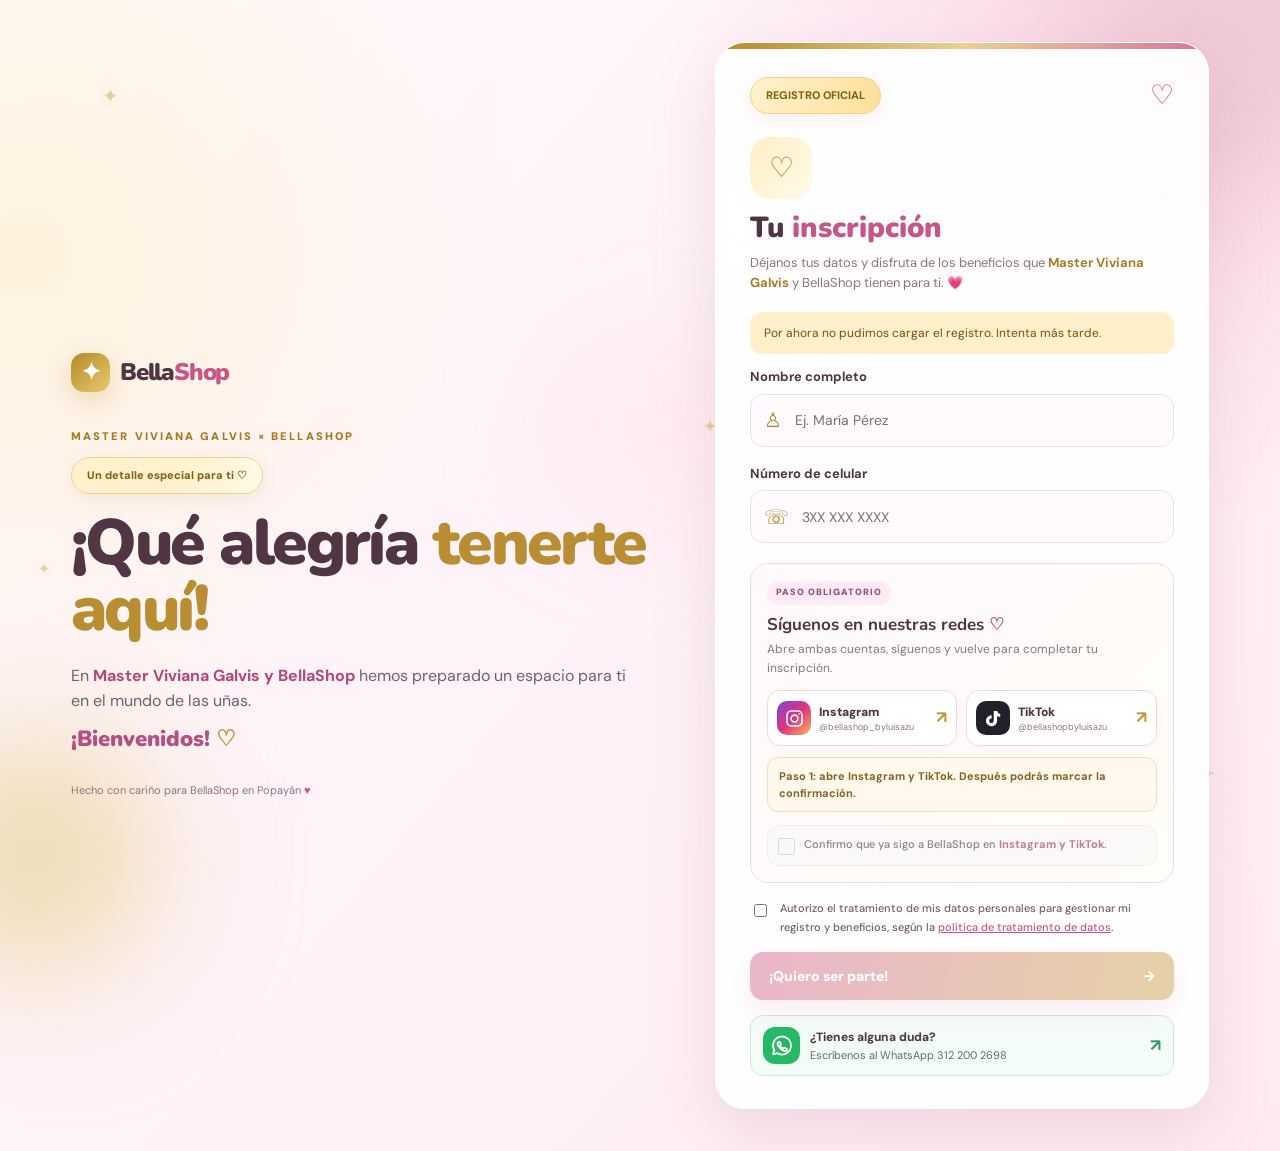
<file: index.html>
<!doctype html>
<html lang="es">
<head>
  <meta charset="utf-8">
  <meta name="viewport" content="width=device-width,initial-scale=1">
  <meta name="theme-color" content="#f8dce7">
  <meta name="description" content="Registro de beneficios para estudiantes de Master Viviana Galvis × BellaShop.">
  <title>Master Viviana Galvis × BellaShop</title>
  <link rel="preconnect" href="https://fonts.googleapis.com">
  <link rel="preconnect" href="https://fonts.gstatic.com" crossorigin>
  <link href="https://fonts.googleapis.com/css2?family=DM+Sans:wght@400;500;600;700&family=Nunito:wght@500;600;700;800;900&display=swap" rel="stylesheet">
  <link rel="stylesheet" href="styles.css?v=catalogo-7">
</head>
<body class="signup-body">
  <div class="ambient ambient-a"></div>
  <div class="ambient ambient-b"></div>
  <div class="ambient ambient-c"></div>
  <div class="cinematic-sparkles" aria-hidden="true"><span>✦</span><span>✧</span><span>✦</span><span>✧</span><span>✦</span></div>

  <main class="signup-layout">
    <section class="intro luxury-intro cinematic-left">
      <div class="brand-mark hero-brand cinematic-item">
        <span class="brand-icon">✦</span>
        <span>Bella<span class="brand-strong">Shop</span></span>
      </div>

      <span class="eyebrow hero-eyebrow cinematic-item">MASTER VIVIANA GALVIS × BELLASHOP</span>
      <div class="gold-seal cinematic-item">Un detalle especial para ti ♡</div>
      <h1 class="cinematic-item">¡Qué alegría <em>tenerte aquí!</em></h1>
      <p class="cinematic-item welcome-message">En <strong>Master Viviana Galvis y BellaShop</strong> hemos preparado un espacio para ti en el mundo de las uñas.</p>
      <p class="cinematic-item welcome-greeting">¡Bienvenidos! <span aria-hidden="true">♡</span></p>

      <div class="intro-footer">Hecho con cariño para BellaShop en Popayán <span>♥</span></div>
    </section>

    <section class="panel register-panel luxury-panel cinematic-right">
      <div class="panel-topline">
        <span class="step-pill gold">REGISTRO OFICIAL</span>
        <span class="heart">♡</span>
      </div>

      <div class="teacher-avatar gold-avatar cinematic-item">♡</div>
      <h2 id="form-title">Tu <span>inscripción</span></h2>
      <p class="subheading">
        Déjanos tus datos y disfruta de los beneficios que
        <strong id="teacher-display">Master Viviana Galvis</strong> y BellaShop tienen para ti. 💗
      </p>

      <div id="notice" class="notice hidden" role="status" aria-live="polite"></div>

      <form id="register-form" novalidate>
        <label for="full-name">Nombre completo</label>
        <div class="input-wrap">
          <span aria-hidden="true">♙</span>
          <input id="full-name" name="full_name" type="text" autocomplete="name" minlength="4" maxlength="120" required placeholder="Ej. María Pérez">
        </div>

        <label for="phone">Número de celular</label>
        <div class="input-wrap">
          <span aria-hidden="true">☏</span>
          <input id="phone" name="phone" type="tel" inputmode="numeric" autocomplete="tel" placeholder="3XX XXX XXXX" minlength="10" maxlength="16" required>
        </div>


        <input id="teacher-readonly" type="hidden" value="Master Viviana Galvis">

        <section class="social-follow" aria-labelledby="social-follow-heading">
          <div class="social-follow-head">
            <span class="social-small-tag">PASO OBLIGATORIO</span>
            <h3 id="social-follow-heading">Síguenos en nuestras redes <span aria-hidden="true">♡</span></h3>
            <p>Abre ambas cuentas, síguenos y vuelve para completar tu inscripción.</p>
          </div>
          <div class="social-links">
            <a class="social-link instagram" data-social="instagram" href="https://www.instagram.com/bellashop_byluisazu/" target="_blank" rel="noopener noreferrer" aria-label="Seguir a BellaShop en Instagram, abre una pestaña nueva">
              <span class="social-icon"><svg viewBox="0 0 24 24" fill="none" stroke="currentColor" stroke-width="2" aria-hidden="true" focusable="false"><rect x="2.5" y="2.5" width="19" height="19" rx="5.4"></rect><circle cx="12" cy="12" r="4.3"></circle><circle cx="17.9" cy="6.2" r="1" fill="currentColor" stroke="none"></circle></svg></span>
              <span class="social-meta"><strong>Instagram</strong><small>@bellashop_byluisazu</small></span>
              <span class="social-arrow" aria-hidden="true">↗</span>
            </a>
            <a class="social-link tiktok" data-social="tiktok" href="https://www.tiktok.com/@bellashopbyluisazu" target="_blank" rel="noopener noreferrer" aria-label="Seguir a BellaShop en TikTok, abre una pestaña nueva">
              <span class="social-icon"><svg viewBox="0 0 24 24" fill="currentColor" aria-hidden="true" focusable="false"><path d="M16.8 2.4c.3 2.2 1.5 3.5 3.7 3.7v3.8c-1.6 0-2.9-.4-4-1.2v6.1a7 7 0 1 1-6.9-7V12a2.9 2.9 0 1 0 2.7 2.9V2.4h4.5Z"></path></svg></span>
              <span class="social-meta"><strong>TikTok</strong><small>@bellashopbyluisazu</small></span>
              <span class="social-arrow" aria-hidden="true">↗</span>
            </a>
          </div>
          <p id="social-progress" class="social-progress" role="status" aria-live="polite">Primero abre Instagram y TikTok para habilitar la confirmación.</p>
          <div class="social-confirm social-locked">
            <input id="social-follow-consent" type="checkbox" required disabled>
            <label for="social-follow-consent">Confirmo que ya sigo a BellaShop en <strong>Instagram y TikTok</strong>.</label>
          </div>
        </section>


        <div class="consent-row">
          <input id="privacy-consent" type="checkbox" required>
          <label for="privacy-consent">
            Autorizo el tratamiento de mis datos personales para gestionar mi registro y beneficios, según la
            <a href="privacidad.html" target="_blank" rel="noopener">política de tratamiento de datos</a>.
          </label>
        </div>

        <div id="turnstile-slot" class="turnstile-slot"></div>
        <div class="trap" aria-hidden="true">
          <label for="website">Deja este campo vacío</label>
          <input type="text" id="website" name="website" tabindex="-1" autocomplete="off">
        </div>

        <button class="primary-button luxury-button cinematic-cta" type="submit" id="register-btn">
          ¡Quiero ser parte! <span>→</span>
        </button>
        <a class="support-whatsapp" href="https://wa.me/573122002698?text=Hola%2C%20soy%20estudiante%20de%20la%20profesora%20Viviana%20Galvis.%20Vi%20la%20campa%C3%B1a%20de%20Master%20Viviana%20Galvis%20y%20BellaShop%20y%20quisiera%20recibir%20informaci%C3%B3n%20sobre%20los%20beneficios%20de%20esta%20temporada.%20%C2%A1Muchas%20gracias!" target="_blank" rel="noopener noreferrer" aria-label="Contactar a BellaShop por WhatsApp al 3122002698 con mensaje predeterminado">
          <span class="whatsapp-icon"><svg viewBox="0 0 24 24" fill="none" stroke="currentColor" stroke-width="1.8" stroke-linecap="round" stroke-linejoin="round" aria-hidden="true" focusable="false"><path d="M21 11.5a9 9 0 0 1-13.8 7.6L3 20.3l1.3-4.1A9 9 0 1 1 21 11.5Z"></path><path d="M8.8 8.3c.2-.3.3-.3.5-.3h.6l.9 2.1c.1.3 0 .5-.2.7l-.7.7a7 7 0 0 0 3.1 3.1l.8-.7c.2-.2.5-.2.8-.1l2 .9c.2.1.3.3.3.5v.6c0 .4-.2.7-.5.9-.6.4-1.8.5-3.8-.5a11.8 11.8 0 0 1-4.5-4.4c-.9-1.8-.5-2.9-.3-3.4Z"></path></svg></span>
          <span><strong>¿Tienes alguna duda?</strong><small>Escríbenos al WhatsApp 312 200 2698</small></span>
          <span class="social-arrow" aria-hidden="true">↗</span>
        </a>


      </form>

      <div class="success hidden" id="success" role="status" aria-live="polite">
        <div class="success-icon">✓</div>
        <h2>¡Listo! Ya puedes disfrutar de precios especiales</h2>
        <p>Estos son los descuentos especiales que preparamos para ti. 💗</p>
        <div class="first-two-purchases" role="note">
          <span class="two-purchases-icon" aria-hidden="true">✦</span>
          <div><strong>¡Disfrútalos en tus primeras 2 compras!</strong><small>Aplican únicamente en la primera y segunda compra que registres en BellaShop.</small></div>
        </div>
        <section class="success-benefits" aria-labelledby="success-benefits-title">
          <h3 id="success-benefits-title">Tus descuentos seleccionados</h3>
          <div id="success-benefits-list" class="success-benefits-list" aria-live="polite"></div>
          <p class="benefits-info">Cuando nos visites, indica tu número de celular para aplicar tus beneficios disponibles.</p>
        </section>
        <section class="catalog-callout" aria-labelledby="catalog-callout-title">
          <div class="catalog-callout-icon" aria-hidden="true">✦</div>
          <h3 id="catalog-callout-title">¡Conoce nuestros productos!</h3>
          <p><strong>Importante sobre tus descuentos:</strong> los precios que ves en la página web de BellaShop todavía <strong>no tienen aplicado tu descuento de estudiante</strong>.</p>
          <p>El descuento correspondiente se aplicará <strong>al momento de facturar tu compra</strong>, en los productos seleccionados y únicamente durante tus primeras <strong>2 compras</strong>.</p>
          <a class="catalog-shop-link" href="https://bellashopinsumos-dotcom.github.io/bella-shop-pruebas/" target="_blank" rel="noopener noreferrer">
            Visitar catálogo de BellaShop <span aria-hidden="true">↗</span>
          </a>
        </section>
        <div class="success-wa"><a class="support-whatsapp" href="https://wa.me/573122002698?text=Hola%2C%20soy%20estudiante%20de%20la%20profesora%20Viviana%20Galvis.%20Vi%20la%20campa%C3%B1a%20de%20Master%20Viviana%20Galvis%20y%20BellaShop%20y%20quisiera%20recibir%20informaci%C3%B3n%20sobre%20los%20beneficios%20de%20esta%20temporada.%20%C2%A1Muchas%20gracias!" target="_blank" rel="noopener noreferrer"><span class="whatsapp-icon"><svg viewBox="0 0 24 24" fill="none" stroke="currentColor" stroke-width="1.8" stroke-linecap="round" stroke-linejoin="round" aria-hidden="true" focusable="false"><path d="M21 11.5a9 9 0 0 1-13.8 7.6L3 20.3l1.3-4.1A9 9 0 1 1 21 11.5Z"></path><path d="M8.8 8.3c.2-.3.3-.3.5-.3h.6l.9 2.1c.1.3 0 .5-.2.7l-.7.7a7 7 0 0 0 3.1 3.1l.8-.7c.2-.2.5-.2.8-.1l2 .9c.2.1.3.3.3.5v.6c0 .4-.2.7-.5.9-.6.4-1.8.5-3.8-.5a11.8 11.8 0 0 1-4.5-4.4c-.9-1.8-.5-2.9-.3-3.4Z"></path></svg></span><span><strong>Escríbenos por WhatsApp</strong><small>Mensaje listo para enviar</small></span><span class="social-arrow" aria-hidden="true">↗</span></a></div>
        <button id="new-register" type="button" class="secondary-button">Volver al inicio</button>
      </div>
    </section>
  </main>

  <script src="config.js?v=viviana-galvis-3"></script>
  <script type="module" src="app.js?v=dos-compras-6"></script>
</body>
</html>
</file>
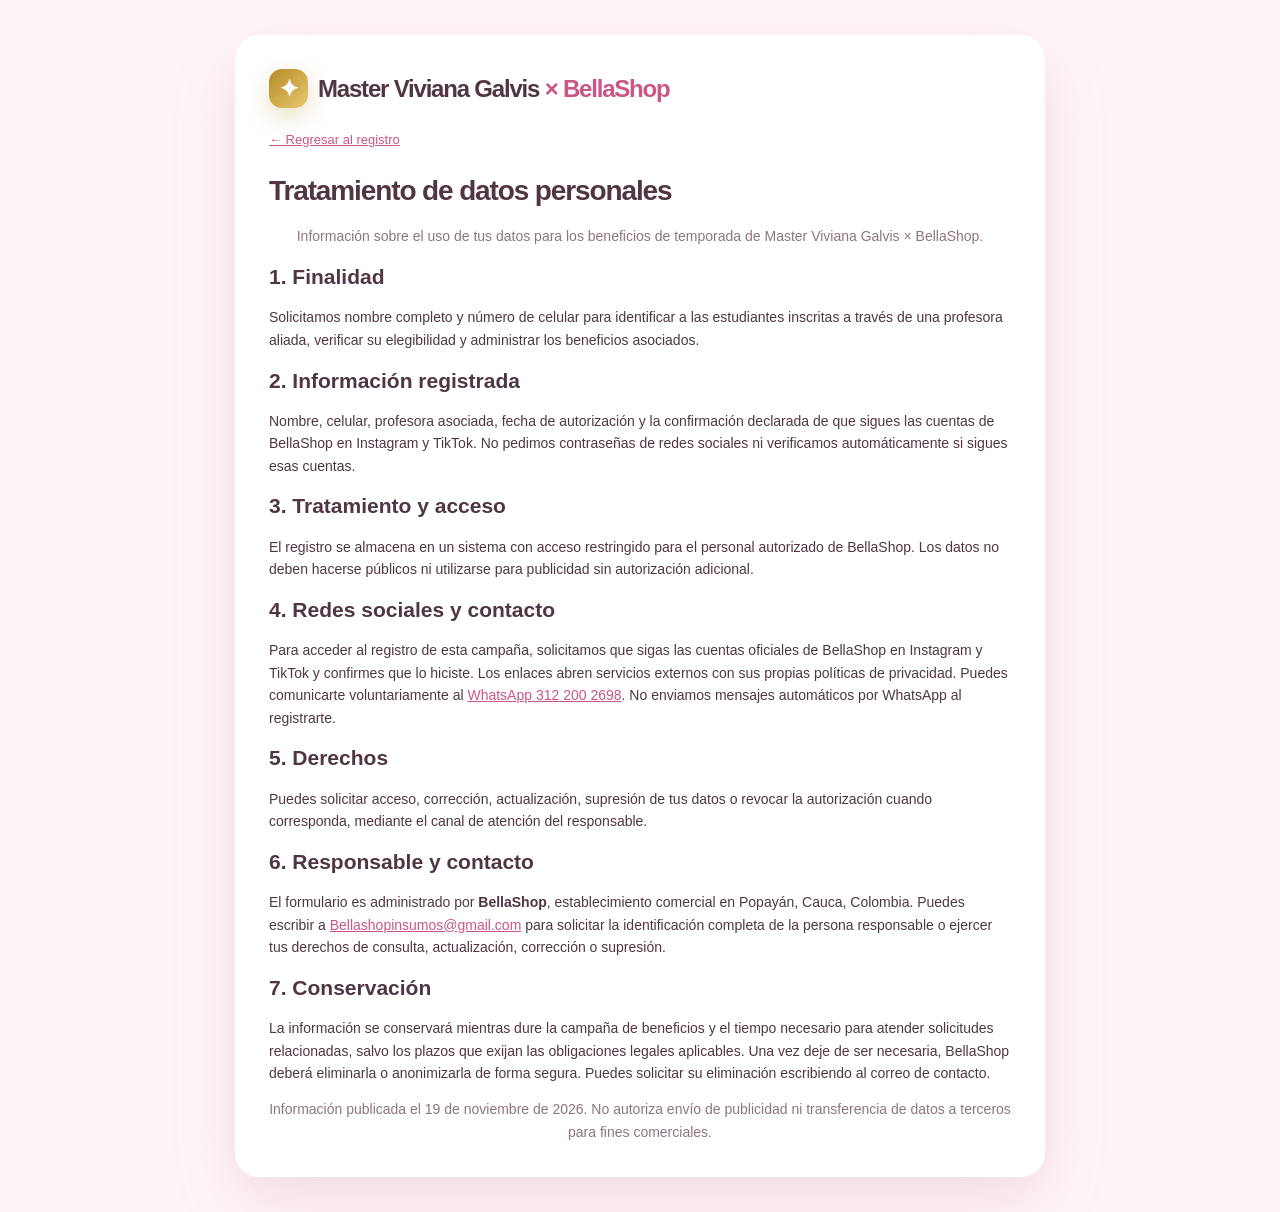
<file: privacidad.html>
<!doctype html>
<html lang="es">
<head>
  <meta charset="utf-8">
  <meta name="viewport" content="width=device-width,initial-scale=1">
  <title>Tratamiento de datos · Master Viviana Galvis × BellaShop</title>
  <link rel="stylesheet" href="styles.css">
</head>
<body class="privacy-body">
  <main class="privacy-card">
    <div class="brand-mark"><span class="brand-icon">✦</span><span>Master Viviana Galvis <span class="brand-strong">× BellaShop</span></span></div>
    <a href="index.html" class="back-link">← Regresar al registro</a>
    <h1>Tratamiento de datos personales</h1>
    <p class="footnote">Información sobre el uso de tus datos para los beneficios de temporada de Master Viviana Galvis × BellaShop.</p>
    <h2>1. Finalidad</h2>
    <p>Solicitamos nombre completo y número de celular para identificar a las estudiantes inscritas a través de una profesora aliada, verificar su elegibilidad y administrar los beneficios asociados.</p>
    <h2>2. Información registrada</h2>
    <p>Nombre, celular, profesora asociada, fecha de autorización y la confirmación declarada de que sigues las cuentas de BellaShop en Instagram y TikTok. No pedimos contraseñas de redes sociales ni verificamos automáticamente si sigues esas cuentas.</p>
    <h2>3. Tratamiento y acceso</h2>
    <p>El registro se almacena en un sistema con acceso restringido para el personal autorizado de BellaShop. Los datos no deben hacerse públicos ni utilizarse para publicidad sin autorización adicional.</p>
    <h2>4. Redes sociales y contacto</h2>
    <p>Para acceder al registro de esta campaña, solicitamos que sigas las cuentas oficiales de BellaShop en Instagram y TikTok y confirmes que lo hiciste. Los enlaces abren servicios externos con sus propias políticas de privacidad. Puedes comunicarte voluntariamente al <a href="https://wa.me/573122002698" target="_blank" rel="noopener noreferrer">WhatsApp 312 200 2698</a>. No enviamos mensajes automáticos por WhatsApp al registrarte.</p>
    <h2>5. Derechos</h2>
    <p>Puedes solicitar acceso, corrección, actualización, supresión de tus datos o revocar la autorización cuando corresponda, mediante el canal de atención del responsable.</p>
    <h2>6. Responsable y contacto</h2>
    <p>El formulario es administrado por <strong>BellaShop</strong>, establecimiento comercial en Popayán, Cauca, Colombia. Puedes escribir a <a href="mailto:Bellashopinsumos@gmail.com">Bellashopinsumos@gmail.com</a> para solicitar la identificación completa de la persona responsable o ejercer tus derechos de consulta, actualización, corrección o supresión.</p>
    <h2>7. Conservación</h2>
    <p>La información se conservará mientras dure la campaña de beneficios y el tiempo necesario para atender solicitudes relacionadas, salvo los plazos que exijan las obligaciones legales aplicables. Una vez deje de ser necesaria, BellaShop deberá eliminarla o anonimizarla de forma segura. Puedes solicitar su eliminación escribiendo al correo de contacto.</p>
    <p class="footnote">Información publicada el 19 de noviembre de 2026. No autoriza envío de publicidad ni transferencia de datos a terceros para fines comerciales.</p>
  </main>
</body>
</html>
</file>
<file: styles.css>
:root{--pink:#de7da5;--rose:#c95687;--gold:#c59a39;--gold2:#ead29b;--ink:#503644;--muted:#8d7481;--line:#f1dce5;--cream:#fffbf6;--shadow:0 24px 64px #a76d8a2e}*{box-sizing:border-box}html{scroll-behavior:smooth}body{margin:0;color:var(--ink);font:14px/1.5 'DM Sans',Arial,sans-serif}button,input,textarea,select{font:inherit}button{cursor:pointer}a{color:var(--rose)}h1,h2,h3,.brand-mark{font-family:Nunito,Arial,sans-serif}h1,h2,h3{line-height:1.14}h1{letter-spacing:-.04em}p{line-height:1.6}label{display:block;font-weight:700;margin:13px 0 7px;font-size:13px}.hidden{display:none!important}.signup-body{min-height:100vh;background:radial-gradient(circle at 2% 22%,#fff0cb99,transparent 32%),radial-gradient(circle at 94% 1%,#f8cadbbb,transparent 31%),linear-gradient(130deg,#fff9fc 0%,#ffeaf3 100%);overflow-x:hidden;position:relative}.ambient{position:fixed;border-radius:50%;filter:blur(70px);pointer-events:none}.ambient-a{height:280px;width:280px;background:#eec8d3;right:-80px;top:-90px}.ambient-b{height:230px;width:230px;background:#ecd8a9;left:-80px;bottom:-70px}.ambient-c{height:130px;width:130px;background:#ffbccc55;top:40%;left:45%}.signup-layout{max-width:1190px;padding:42px 26px;min-height:100vh;display:grid;grid-template-columns:1.08fr .92fr;gap:65px;margin:auto;align-items:center;position:relative;z-index:1}.intro{padding:18px 0}.brand-mark{display:inline-flex;align-items:center;gap:10px;font-weight:900;font-size:24px;letter-spacing:-.05em}.brand-icon{display:grid;place-items:center;background:linear-gradient(135deg,#b58a27,#e9c96f);color:white;border-radius:13px;width:39px;height:39px;box-shadow:0 8px 25px #bb993e50}.brand-strong{color:var(--rose)}.hero-brand{margin-bottom:36px}.eyebrow{display:block;font-size:11px;letter-spacing:.19em;font-weight:900;color:#a67a1e;margin:0 0 13px}.gold-seal,.step-pill.gold{display:inline-block;border-radius:50px;background:linear-gradient(105deg,#fff2cd,#ffdf9a);color:#855f13;font-weight:800;padding:9px 15px;border:1px solid #edd28f;font-size:11px;box-shadow:0 5px 18px #b19a5823}.intro h1{font-weight:900;font-size:clamp(47px,5vw,73px);line-height:1.03;margin:17px 0 20px}.intro h1 em{font-style:normal;color:#b98d31}.intro>p{font-size:16px;color:#785f6d;max-width:570px}.intro strong{color:#b3487b}.feature-list{display:grid;gap:11px;margin:24px 0;max-width:560px}.feature-card{display:flex;align-items:center;gap:15px;border:1px solid #f1dbe5;background:#ffffffba;border-radius:20px;padding:14px 17px;box-shadow:0 8px 22px #cf91ac16}.feature-card>span{flex:0 0 46px;display:grid;place-items:center;height:46px;border-radius:14px;background:#fff1c8;color:#a97c1f;font-size:23px}.feature-card strong{display:block;color:var(--ink);font-size:14px}.feature-card p{font-size:12px;margin:3px 0 0;color:var(--muted)}.hero-quote{display:flex;gap:15px;border:1px solid #e8d6a3;background:linear-gradient(130deg,#fffcfaee,#fff5dbdd);padding:17px 21px;border-radius:19px;max-width:560px}.quote-mark{font:44px/1 Georgia,serif;color:#bb902a}.hero-quote strong{display:block;color:var(--ink)}.hero-quote p{margin:5px 0 0;font-size:12px;color:var(--muted)}.intro-footer{font-size:11px;color:var(--muted);margin-top:25px}.intro-footer span,.heart{color:var(--rose)}.panel{position:relative;background:#ffffffed;border:1px solid white;border-radius:30px;box-shadow:var(--shadow);padding:32px 34px;overflow:hidden}.luxury-panel:before{content:'';display:block;position:absolute;inset:0 0 auto;height:6px;background:linear-gradient(90deg,#b5892b,#ecd090,#d8749e)}.panel-topline{display:flex;justify-content:space-between;align-items:center}.heart{font-size:27px}.teacher-avatar{height:62px;width:62px;display:grid;place-items:center;background:linear-gradient(130deg,#ffefc7,#fffae8);border-radius:20px;font-size:28px;color:#a97f23;margin:21px 0 12px}.panel h2{font-size:29px;font-weight:900;margin:0 0 9px}.panel h2 span{color:#c7558b}.subheading{font-size:13px;color:var(--muted);margin:0 0 18px}.subheading strong{color:#a97e22}.highlight-box{border:1px solid #ecd9ac;background:linear-gradient(120deg,#fff9e8,#fff1f5);border-radius:17px;padding:11px 15px;margin:16px 0 22px}.highlight-item{display:flex;gap:10px;font-size:12px;padding:4px 0}.highlight-item b{color:#aa7d1e}.input-wrap{display:flex;align-items:center;gap:11px;background:#fffafd;border:1px solid var(--line);border-radius:13px;padding:0 13px;margin-bottom:17px}.input-wrap span{color:#b28732;font-size:20px}.input-wrap input{min-width:0;flex:1;border:0;outline:0;height:51px;background:transparent;color:var(--ink)}.input-wrap:focus-within{outline:2px solid #e9c17d}.input-wrap.muted{background:#fff4f8}.field-hint{font-size:11px;color:var(--muted);margin:-10px 0 15px}.consent-row{display:flex;align-items:flex-start;gap:10px;margin:16px 0}.consent-row input{accent-color:#c39a3e;flex:none;margin-top:5px}.consent-row label{font-size:11px;line-height:1.7;margin:0;font-weight:500;color:#775e6b}.primary-button,.secondary-button{display:inline-flex;align-items:center;justify-content:space-between;gap:12px;border-radius:13px;border:0;min-height:48px;padding:12px 19px;text-decoration:none;font-weight:800}.primary-button{background:linear-gradient(105deg,#cf5d8b,#c59a39);color:#fff;box-shadow:0 10px 24px #c66f8445}.primary-button:hover{filter:brightness(.95)}.primary-button:disabled{opacity:.45;cursor:not-allowed}.luxury-button{width:100%}.secondary-button{background:#fff8e6;border:1px solid #f1d7a4;color:#8c621d}.footnote{font-size:10px;text-align:center;color:var(--muted);margin:13px 0 0}.notice{border-radius:12px;padding:12px 14px;background:#fce8f1;color:#85465f;font-size:12px;margin:12px 0}.notice.warning{background:#fff0cb;color:#795015}.notice.error{background:#ffebeb;color:#a33636}.trap{position:absolute;left:-99999px;width:1px;height:1px;overflow:hidden}.turnstile-slot:not(:empty){margin:12px 0}.success{text-align:center;padding:28px 0}.success-icon{display:grid;place-items:center;background:#e5f8ec;color:#31834a;border-radius:100%;height:62px;width:62px;margin:0 auto 18px;font-size:29px}.admin-body{min-height:100vh;background:#fff8fb}.admin-header{display:flex;justify-content:space-between;align-items:center;background:#fff;padding:17px clamp(18px,5vw,72px);border-bottom:1px solid var(--line)}.admin-header .brand-mark{font-size:20px}.admin-tag{font-size:10px;letter-spacing:.09em;background:#fff2cd;border-radius:9px;padding:6px;color:#92671c}.admin-main{max-width:1160px;margin:auto;padding:32px 20px}.login-card{max-width:450px;margin:36px auto;background:#fff;border:1px solid var(--line);box-shadow:var(--shadow);padding:34px;border-radius:25px}.login-card h1{font-size:29px}.login-card p,.dashboard-head p,.section-head p{color:var(--muted);font-size:13px}.login-card input,.search-form input,.benefit-grid input,.benefit-grid select,.benefit-grid textarea{width:100%;border:1px solid var(--line);outline:none;padding:13px;border-radius:12px;background:#fffbfd;color:var(--ink)}.login-card input:focus,.search-form input:focus,.benefit-grid input:focus{outline:2px solid #e7c685}.login-card .primary-button{width:100%;margin-top:18px}.text-button{background:transparent;border:0;color:var(--rose);font-weight:800}.dashboard-head{display:flex;justify-content:space-between;align-items:center;gap:18px}.dashboard-head h1{font-size:clamp(29px,4vw,42px);margin:0 0 8px}.pink-dot{color:var(--pink)}.stat-grid{display:grid;grid-template-columns:repeat(3,1fr);gap:15px;margin:26px 0}.stat-card,.admin-section{background:white;border:1px solid var(--line);border-radius:20px;box-shadow:0 8px 24px #b2769311}.stat-card{padding:20px}.stat-label{font-size:12px;color:var(--muted);font-weight:700}.stat-value{font:900 35px Nunito,sans-serif;color:var(--rose);margin-top:6px}.tabs{display:flex;gap:4px;overflow-x:auto;border-bottom:1px solid #f0d6e2}.tab{background:transparent;border:0;border-bottom:3px solid transparent;padding:15px 18px;white-space:nowrap;color:var(--muted);font-weight:800}.tab.active{border-bottom-color:var(--gold);color:#936d1d}.admin-section{padding:26px;margin-top:19px}.section-head h2{font-size:23px;margin:0}.section-head p{margin:7px 0 20px}.search-form{display:flex;gap:12px}.search-form input{max-width:420px}.result-placeholder{margin-top:18px;background:#fffafd;border:1px dashed #e9cad7;border-radius:13px;padding:20px;color:var(--muted)}.small-section-title{margin:23px 0 12px}.table-wrap{overflow-x:auto}.data-table{border-collapse:collapse;width:100%;font-size:12px}.data-table td,.data-table th{padding:12px;border-bottom:1px solid #f3e7eb;text-align:left}.data-table th{color:#9b7184}.student-detail{display:grid;gap:9px}.student-detail>div{display:flex;gap:16px;justify-content:space-between}.student-detail b{color:var(--ink)}.status{display:inline-block;border-radius:99px;background:#e5f8ed;color:#2f7848;padding:5px 9px;font-size:11px;font-weight:800}.status.off{background:#ffece8;color:#aa5144}.chip{display:inline-block;border-radius:8px;background:#fff3d7;color:#8d6518;padding:5px 8px;font-size:12px}.benefit-grid{display:grid;grid-template-columns:1fr 1fr;gap:15px}.span-2{grid-column:span 2}.benefit-grid .field-hint{margin:5px 0 0}.benefit-card,.teacher-card{border:1px solid var(--line);border-radius:16px;padding:18px;background:#fffafc;margin:11px 0}.card-head{display:flex;align-items:center;justify-content:space-between;gap:12px}.card-head h3{margin:0;font-size:17px}.benefit-meta{font-size:12px;color:var(--muted)}.tiny-button{padding:8px 12px;border-radius:9px;border:1px solid #e9ccda;color:var(--rose);background:white;font-weight:700}.teacher-link{display:block;word-break:break-all;padding:12px;background:#fff;border:1px solid var(--line);border-radius:10px;margin:10px 0}.teacher-tools{display:flex;gap:10px;flex-wrap:wrap}.qr-holder{margin:14px 0}.qr-holder img{max-width:100%}.privacy-body{padding:35px 16px;background:#fff5f9}.privacy-card{max-width:810px;margin:auto;background:white;border-radius:24px;padding:34px;box-shadow:var(--shadow)}.privacy-card h1{margin-top:25px}.privacy-card p{font-size:14px}.back-link{display:block;margin:22px 0;font-size:13px}@media(max-width:900px){.signup-layout{max-width:620px;grid-template-columns:1fr;gap:18px;padding:24px 18px}.intro{padding:0;text-align:center}.intro h1{font-size:43px}.intro>p{font-size:14px}.feature-card,.hero-quote{text-align:left}.hero-brand{margin-bottom:16px}.panel{padding:26px 22px}.admin-main{padding:24px 13px}.dashboard-head{align-items:flex-start;flex-direction:column}.stat-grid{grid-template-columns:1fr}.benefit-grid{grid-template-columns:1fr}.span-2{grid-column:span 1}}@media(max-width:580px){.admin-header .brand-mark{font-size:16px}.admin-tag{font-size:9px}.search-form,.card-head,.student-detail>div{flex-direction:column;align-items:stretch}.feature-card{padding:11px}.panel h2{font-size:27px}}
/* Cinemática de bienvenida — Master Viviana × BellaShop.
   Se respetan usuarios con preferencia de movimiento reducido. */
@keyframes bellaSceneIn{from{opacity:0;transform:translate3d(0,28px,0);filter:blur(7px)}to{opacity:1;transform:translate3d(0,0,0);filter:blur(0)}}
@keyframes bellaSlideLeft{from{opacity:0;transform:translate3d(-34px,16px,0)}to{opacity:1;transform:translate3d(0,0,0)}}
@keyframes bellaSlideRight{from{opacity:0;transform:translate3d(40px,18px,0) scale(.97)}to{opacity:1;transform:translate3d(0,0,0) scale(1)}}
@keyframes bellaShimmer{0%,65%,100%{background-position:160% center}85%{background-position:-60% center}}
@keyframes bellaFloat{0%,100%{transform:translate3d(0,0,0) rotate(-7deg)}50%{transform:translate3d(0,-12px,0) rotate(8deg)}}
@keyframes bellaGlow{0%,100%{box-shadow:0 12px 28px #c66f8440}50%{box-shadow:0 16px 36px #c69a5480}}
@keyframes bellaDrift{0%,100%{transform:translate3d(0,0,0)}50%{transform:translate3d(22px,-16px,0)}}
@keyframes bellaSuccess{0%{transform:scale(.72);opacity:0}70%{transform:scale(1.09);opacity:1}100%{transform:scale(1);opacity:1}}
.signup-body .cinematic-left{animation:bellaSlideLeft .95s cubic-bezier(.2,.8,.2,1) both}
.signup-body .cinematic-right{animation:bellaSlideRight 1.05s cubic-bezier(.16,1,.3,1) .18s both}
.signup-body .cinematic-item{animation:bellaSceneIn .85s cubic-bezier(.2,.8,.2,1) both}
.signup-body .hero-brand{animation-delay:.12s}
.signup-body .hero-eyebrow{animation-delay:.23s}
.signup-body .gold-seal{animation-delay:.34s}
.signup-body .intro h1.cinematic-item{animation-delay:.43s}
.signup-body .feature-list{animation-delay:.62s}
.signup-body .hero-quote{animation-delay:.78s}
.signup-body .teacher-avatar{animation-delay:.75s}
.signup-body .feature-card{transition:transform .3s ease,box-shadow .3s ease,border-color .3s ease}
.signup-body .feature-card:hover{transform:translateY(-4px);box-shadow:0 15px 30px #bf8da43b;border-color:#e9d19a}
.signup-body .gold-seal{background-image:linear-gradient(110deg,#fff2cd 25%,#fff9e6 40%,#e9c56b 55%,#fff2cd 75%);background-size:250% 100%;animation:bellaSceneIn .85s .34s both,bellaShimmer 6s 2.1s ease-in-out infinite}
.signup-body .brand-icon{animation:bellaFloat 6s 1.2s ease-in-out infinite}
.signup-body .ambient{animation:bellaDrift 13s ease-in-out infinite alternate}
.signup-body .ambient-b{animation-delay:-4s}
.signup-body .ambient-c{animation-delay:-7s}
.signup-body .cinematic-cta{animation:bellaGlow 3.5s ease-in-out infinite;transition:transform .25s ease,filter .25s ease}
.signup-body .cinematic-cta:hover:not(:disabled){transform:translateY(-3px)}
.signup-body .cinematic-cta:active:not(:disabled){transform:translateY(0) scale(.99)}
.signup-body .cinematic-cta span{transition:transform .25s ease}
.signup-body .cinematic-cta:hover span{transform:translateX(5px)}
.signup-body .input-wrap{transition:box-shadow .25s ease,border-color .25s ease,transform .25s ease}
.signup-body .input-wrap:focus-within{box-shadow:0 6px 20px #d8b06b28;transform:translateY(-1px)}
.signup-body .success:not(.hidden){animation:bellaSceneIn .55s both}
.signup-body .success-icon{animation:bellaSuccess .65s .15s both}
.cinematic-sparkles{position:fixed;inset:0;overflow:hidden;pointer-events:none;z-index:0}
.cinematic-sparkles span{position:absolute;color:#c99a35;opacity:.42;filter:drop-shadow(0 2px 6px #e9bc7655);animation:bellaFloat 6s ease-in-out infinite}
.cinematic-sparkles span:nth-child(1){top:9%;left:8%;font-size:20px;animation-delay:-1s}
.cinematic-sparkles span:nth-child(2){top:20%;right:8%;font-size:28px;animation-delay:-3s}
.cinematic-sparkles span:nth-child(3){top:62%;left:3%;font-size:15px;animation-delay:-2s}
.cinematic-sparkles span:nth-child(4){bottom:12%;right:5%;font-size:24px;animation-delay:-4s}
.cinematic-sparkles span:nth-child(5){top:46%;right:44%;font-size:17px;animation-delay:-5s}
@media(max-width:900px){.signup-body .cinematic-left{animation-duration:.7s}.signup-body .cinematic-right{animation-duration:.8s;animation-delay:.12s}.cinematic-sparkles span:nth-child(5){display:none}}
@media(prefers-reduced-motion:reduce){.signup-body *, .signup-body *::before,.signup-body *::after{animation:none!important;transition:none!important;scroll-behavior:auto!important}.signup-body .cinematic-left,.signup-body .cinematic-right,.signup-body .cinematic-item{opacity:1!important;transform:none!important;filter:none!important}}

/* Herramientas completas del administrador de temporada. */
.admin-toolbar{display:flex;align-items:center;justify-content:flex-end;gap:12px;margin:16px 0}
.admin-toolbar .secondary-button{min-height:40px;padding:9px 13px;font-size:12px}
.student-grid{display:grid;grid-template-columns:repeat(2,minmax(0,1fr));gap:12px}
.student-card{border:1px solid var(--line);border-radius:16px;padding:18px;background:#fffafc;min-width:0}
.student-card .card-head{align-items:flex-start}
.student-card .card-head h3{font-size:16px}
.admin-actions{display:flex;flex-wrap:wrap;align-items:center;gap:8px;margin:15px 0 0}
.admin-actions .tiny-button{min-height:36px}
.danger-button{background:#fff4f3;color:#9d4747;border-color:#f4bdbd}
.danger-button:hover{background:#ffe5e2}
.admin-details{margin-top:25px;padding:16px;border:1px solid #f1dce5;background:#fffafc;border-radius:17px}
.admin-details summary{cursor:pointer;list-style:disclosure-closed;font-weight:900;color:var(--rose);padding:5px 3px}
.admin-details[open] summary{padding-bottom:14px}
.admin-create-grid{display:grid;grid-template-columns:repeat(2,minmax(0,1fr));gap:12px 15px;align-items:end}
.admin-create-grid>.span-2{grid-column:1/-1}
.admin-create-grid label{margin:3px 0 7px}
.admin-create-grid input:not([type=checkbox]),.admin-create-grid select,.admin-create-grid textarea{
 width:100%;min-width:0;border:1px solid var(--line);outline:0;padding:12px 13px;
 border-radius:12px;background:#fffbfd;color:var(--ink)
}
.admin-create-grid input:focus,.admin-create-grid select:focus,.admin-create-grid textarea:focus{outline:2px solid #e7c685}
.admin-create-grid textarea{resize:vertical}
.admin-create-grid .field-hint{margin:5px 0 0;font-size:11px}
.admin-create-grid .admin-consent{display:flex;align-items:flex-start;gap:10px;font-size:12px;line-height:1.5;font-weight:600;cursor:pointer}
.admin-create-grid .admin-consent input{accent-color:var(--rose);width:17px;height:17px;flex:none}
.admin-create-grid .primary-button{justify-content:center}
.admin-dialog{border:1px solid var(--line);border-radius:23px;max-width:min(92vw,650px);width:650px;max-height:85dvh;overflow-y:auto;
 padding:27px 26px;background:#fffafc;color:var(--ink);box-shadow:0 25px 80px #7e426b55}
.admin-dialog::backdrop{background:#35233299;backdrop-filter:blur(4px)}
.admin-dialog h2{font-size:24px;margin:0 0 8px}
.admin-dialog .admin-actions{justify-content:flex-end}
.admin-dialog .admin-actions button{flex:1;max-width:210px}
.notice.success{background:#ebf8ee;color:#286d42}
#tab-campaign .admin-create-grid{max-width:680px}
#tab-campaign .admin-create-grid>.span-2{grid-column:1/-1}
#tab-campaign #campaign-state{font-size:13px;padding:15px;margin-bottom:19px}
@media(max-width:760px){
 .student-grid{grid-template-columns:1fr}
 .admin-dialog{padding:20px 17px}
 .admin-create-grid{grid-template-columns:1fr}
 .admin-create-grid>.span-2{grid-column:1/-1}
 .admin-toolbar{justify-content:stretch}
 .admin-toolbar button{width:100%;justify-content:center}
 .tabs{scrollbar-width:thin}
 .admin-section{padding:19px 16px}
}


/* Redes y contacto — Master Viviana Galvis × BellaShop */
.signup-body .welcome-message{margin-bottom:8px}
.signup-body .welcome-greeting{font-family:Nunito,Arial,sans-serif;color:#b54e82;font-size:22px;font-weight:900;margin-top:3px}
.signup-body .welcome-greeting span{color:var(--gold)}
.social-follow{border:1px solid #f0d9e2;background:linear-gradient(135deg,#fff9fb,#fffdf8);
 border-radius:18px;padding:16px;margin:20px 0 12px}
.social-follow-head{text-align:left}
.social-small-tag{display:inline-block;font-size:9px;letter-spacing:.11em;font-weight:900;
 padding:5px 9px;background:#ffebf3;border-radius:99px;color:#a84974}
.social-follow-head h3{font-size:17px;margin:9px 0 4px;color:var(--ink);line-height:1.3}
.social-follow-head h3 span{color:var(--rose)}
.social-follow-head p{font-size:12px;margin:0 0 12px;color:var(--muted)}
.social-links{display:grid;grid-template-columns:1fr 1fr;gap:9px}
.social-link{display:flex;align-items:center;gap:8px;min-width:0;padding:10px 9px;
 background:#fff;border:1px solid #f0d8e2;border-radius:13px;text-decoration:none;
 color:var(--ink);box-shadow:0 3px 10px #bd9eab0c;transition:transform .2s ease,box-shadow .2s ease,border-color .2s ease}
.social-link:hover{transform:translateY(-2px);border-color:#e5b8cc;box-shadow:0 8px 20px #bd9eab23}
.social-link:focus-visible,.support-whatsapp:focus-visible{outline:3px solid #a97b2b;outline-offset:3px}
.social-icon{width:34px;height:34px;display:grid;place-items:center;color:#fff;border-radius:10px;flex:none}
.social-icon svg{width:19px;height:19px}
.social-link.instagram .social-icon{background:linear-gradient(135deg,#7f42d4,#dd347f,#ffb456)}
.social-link.tiktok .social-icon{background:#202129}
.social-meta{display:grid;gap:1px;min-width:0}
.social-meta strong{font-size:12px;font-weight:900}
.social-meta small{font-size:9px;color:var(--muted);overflow-wrap:anywhere;line-height:1.2}
.social-arrow{color:var(--gold);font-size:17px;font-weight:800;margin-left:auto;flex:none}
.social-confirm{display:flex;align-items:flex-start;gap:9px;margin-top:13px;padding:10px;
 background:#fff6eb;border:1px solid #f5dfb9;border-radius:12px}
.social-confirm input{width:17px;height:17px;flex:none;accent-color:var(--rose);margin:2px 0 0}
.social-confirm label{margin:0;font-size:11px;line-height:1.5;font-weight:500;color:#65515c;cursor:pointer}
.social-confirm strong{color:#a44d77}
.support-whatsapp{display:flex;align-items:center;gap:10px;text-decoration:none;color:var(--ink);
 border:1px solid #cbe9da;background:#f4fcf7;border-radius:13px;padding:11px 12px;
 margin-top:15px;transition:transform .2s ease,box-shadow .2s ease}
.support-whatsapp:hover{transform:translateY(-2px);box-shadow:0 8px 22px #52b77c22}
.whatsapp-icon{width:37px;height:37px;display:grid;place-items:center;flex:none;
 border-radius:12px;background:#25b966;color:white}
.whatsapp-icon svg{width:24px;height:24px}
.support-whatsapp>span:nth-child(2){display:grid;gap:1px;min-width:0}
.support-whatsapp strong{font-size:12px;font-weight:800}
.support-whatsapp small{font-size:11px;color:#537665}
.support-whatsapp .social-arrow{color:#359c66}
.success-wa{max-width:355px;margin:17px auto}
.success-wa .support-whatsapp{text-align:left}
@media(max-width:480px){
 .social-links{grid-template-columns:1fr 1fr;gap:7px}
 .social-link{flex-wrap:wrap;gap:5px;padding:9px 7px}
 .social-icon{width:31px;height:31px}
 .social-meta strong{font-size:11px}
 .social-meta small{font-size:9px}
 .social-arrow{font-size:14px}
 .social-follow{padding:13px}
}
@media(prefers-reduced-motion:reduce){
 .social-link,.support-whatsapp{transition:none}
 .social-link:hover,.support-whatsapp:hover{transform:none}
}


/* Orden obligatorio de interacción: abrir ambos perfiles antes de confirmar. */
.social-progress{border-radius:11px;background:#fff9ed;border:1px solid #f3ddb3;
 color:#846328;font-size:11px;font-weight:700;padding:10px 11px;margin:11px 0 2px;line-height:1.5}
.social-link.social-visited{border-color:#b9dfc3;background:#f5fff7}
.social-link.social-visited .social-arrow{color:#318a52}
.social-link.social-visited .social-arrow::after{content:' ✓';font-size:12px}
.social-confirm.social-locked{background:#faf8f7;border-color:#eee7e8;opacity:.72}
.social-confirm.social-locked input{cursor:not-allowed}
.social-confirm:not(.social-locked){background:#f0fff4;border-color:#b7dec3}


/* Beneficios visibles tras el registro — vigentes para las primeras dos compras */
.signup-body .first-two-purchases{display:flex;align-items:center;text-align:left;gap:12px;padding:16px 15px;
 margin:22px 0 20px;border:1px solid #e3c27d;border-radius:18px;
 background:linear-gradient(110deg,#fff7dc,#fffaf2,#fff2dc);box-shadow:0 8px 23px #b98f3c20}
.signup-body .two-purchases-icon{display:grid;place-items:center;flex:none;width:44px;height:44px;
 border-radius:14px;background:#fff1bf;color:#aa7d20;font-size:28px}
.signup-body .first-two-purchases strong{display:block;font-size:15px;line-height:1.35;color:#75501a}
.signup-body .first-two-purchases small{display:block;font-size:12px;line-height:1.5;margin-top:4px;color:#785e3f}
.signup-body .success-benefits{text-align:left;margin:4px 0 22px}
.signup-body .success-benefits h3{font-size:20px;margin:0 0 13px;font-weight:900;color:var(--ink)}
.signup-body .success-benefits-list{display:grid;gap:11px}
.signup-body .selected-benefit-card{border:1px solid #f1d9e3;background:linear-gradient(130deg,#fffafc,#fffefe);border-radius:17px;
 padding:16px;box-shadow:0 7px 18px #c38f9c16}
.signup-body .selected-benefit-card h4{margin:0 0 10px;font:800 15px/1.45 Nunito,Arial,sans-serif;color:#a54b77}
.signup-body .selected-benefit-list{list-style:none;margin:0;padding:0;display:grid;gap:9px}
.signup-body .selected-benefit-list li{padding:10px 12px 10px 31px;position:relative;
 background:#fff6fa;border:1px solid #f4e4eb;border-radius:11px;font-size:13px;font-weight:700;color:#513742;line-height:1.45;overflow-wrap:anywhere}
.signup-body .selected-benefit-list li::before{content:'✦';position:absolute;left:10px;top:10px;color:#b58a37;font-size:13px}
.signup-body .selected-benefit-date,.signup-body .selected-benefit-terms{
 margin:10px 1px 0;font-size:11px;color:#8b7280}
.signup-body .selected-benefit-date{font-weight:800;color:#946b2a}
.signup-body .benefits-info{font-size:12px;color:#7a6171;margin:14px 0 0;line-height:1.6}
.signup-body .benefits-empty{background:#fff4e5;border-radius:12px;padding:13px;color:#805f38;font-size:12px}
.admin-body .student-purchases{font-weight:800;color:#8b6527}
.admin-body .purchase-remaining{background:#fff6e4;border:1px solid #eddbbb;padding:9px 10px;border-radius:10px;margin:9px 0;font-size:12px;color:#78511d}
.admin-body .purchase-remaining.exhausted{background:#f9edec;border-color:#ecc5c0;color:#9d4540}
.admin-body .tiny-button.purchase-record{border-color:#d6bd88;background:#fff7e8;color:#7c5c1f}
.admin-body .tiny-button.purchase-record:disabled{opacity:.46;cursor:not-allowed}
.admin-body .tiny-button.purchase-undo{color:#71656f}
@media(max-width:580px){
 .signup-body .first-two-purchases{padding:13px 12px}
 .signup-body .first-two-purchases strong{font-size:14px}
 .signup-body .selected-benefit-card{padding:13px}
 .signup-body .selected-benefit-list li{font-size:12px}
}

/* Catálogo BellaShop al finalizar la inscripción */
.signup-body .catalog-callout{
 margin:22px 0 18px;padding:19px 18px;border:1px solid #ecd7a9;border-radius:19px;
 background:linear-gradient(135deg,#fffaf0,#fff9fc);box-shadow:0 9px 24px #aa8a6d1b;text-align:left;
}
.signup-body .catalog-callout-icon{
 display:grid;place-items:center;background:#fff1d1;color:#a77b29;border-radius:12px;
 width:38px;height:38px;font-size:24px;margin-bottom:10px;
}
.signup-body .catalog-callout h3{font-size:20px;margin:0 0 10px;font-weight:900}
.signup-body .catalog-callout p{font-size:12px;line-height:1.65;color:#715b66;margin:8px 0}
.signup-body .catalog-callout p strong{color:#a25279}
.signup-body .catalog-shop-link{
 display:flex;align-items:center;justify-content:center;gap:12px;width:100%;min-height:48px;
 margin-top:16px;padding:12px 15px;border-radius:13px;text-decoration:none;color:white;
 font-size:14px;font-weight:900;background:linear-gradient(105deg,#cc5e91,#c49b4b);
 box-shadow:0 9px 25px #bf879a30;transition:transform .22s ease,filter .22s ease;
}
.signup-body .catalog-shop-link:hover{transform:translateY(-2px);filter:brightness(1.04)}
.signup-body .catalog-shop-link:focus-visible{outline:3px solid #8c671f;outline-offset:3px}
@media(prefers-reduced-motion:reduce){.signup-body .catalog-shop-link{transition:none}.signup-body .catalog-shop-link:hover{transform:none}}
</file>
